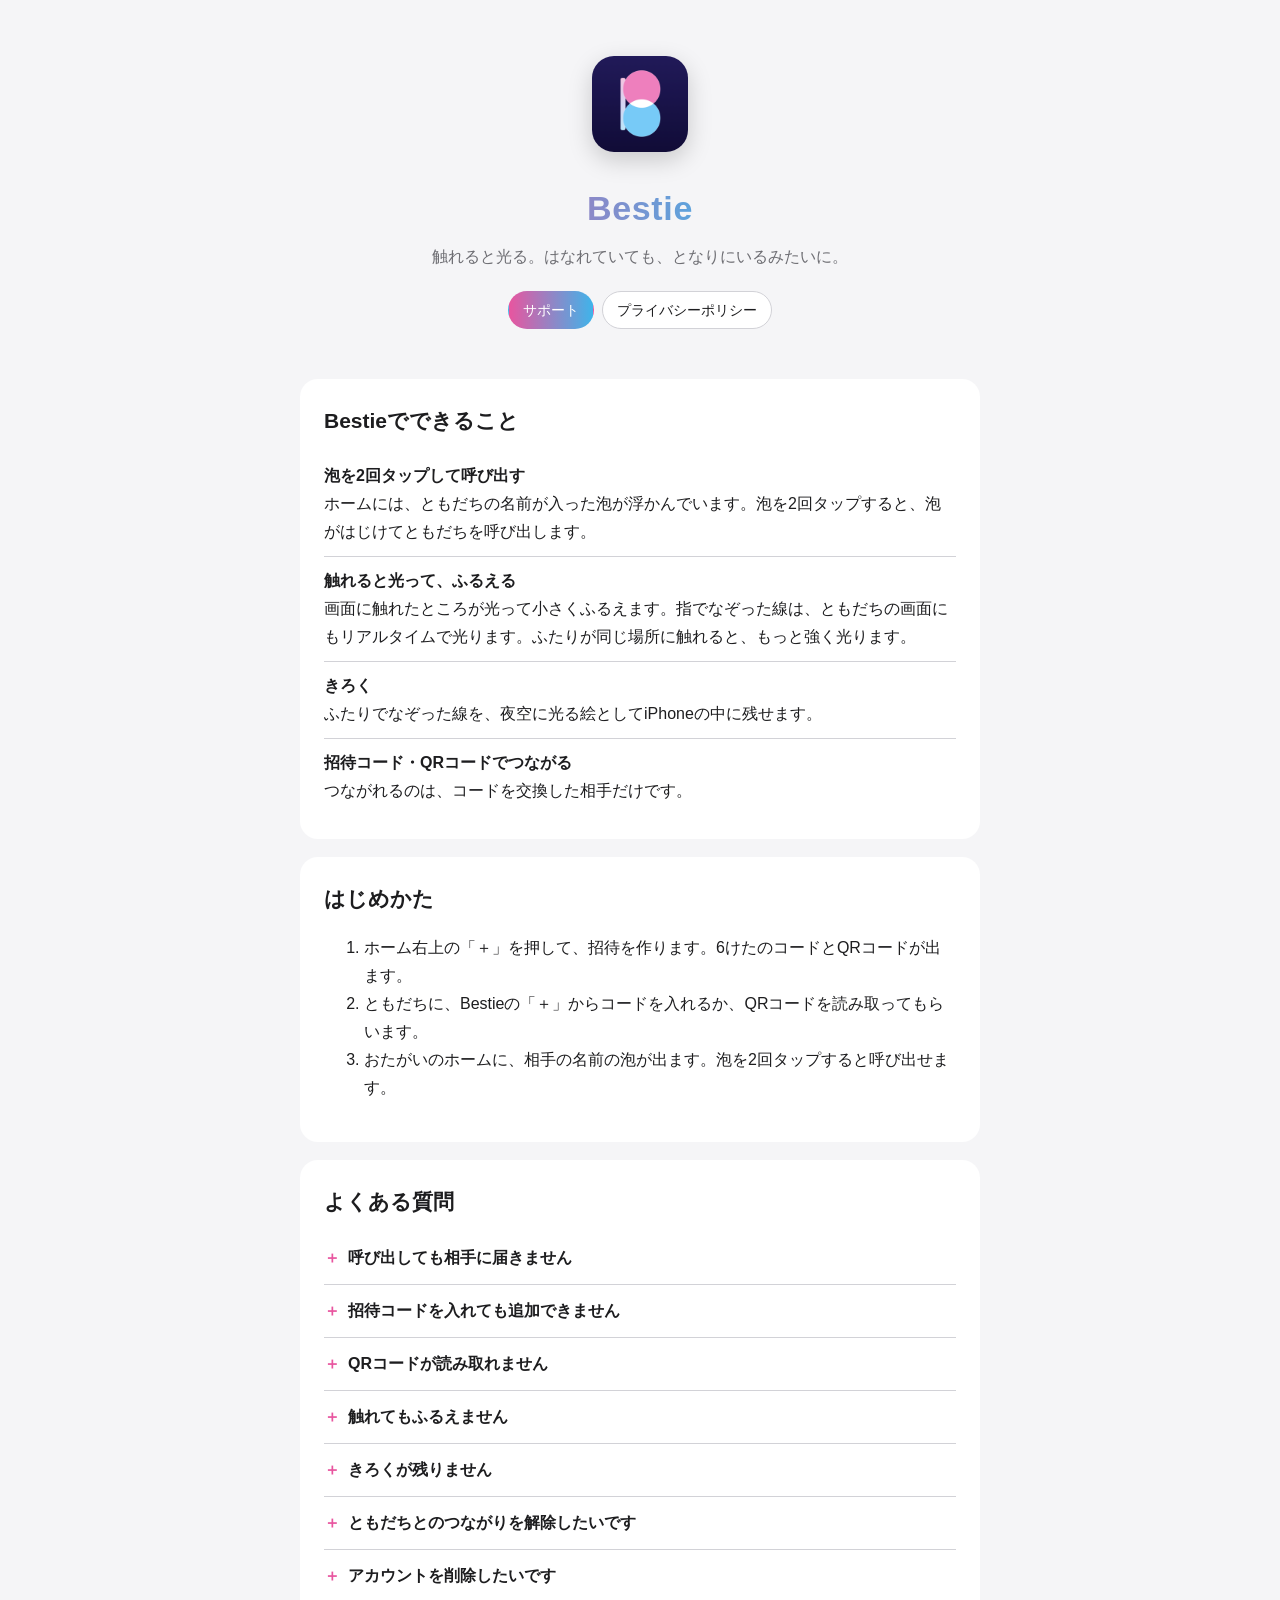
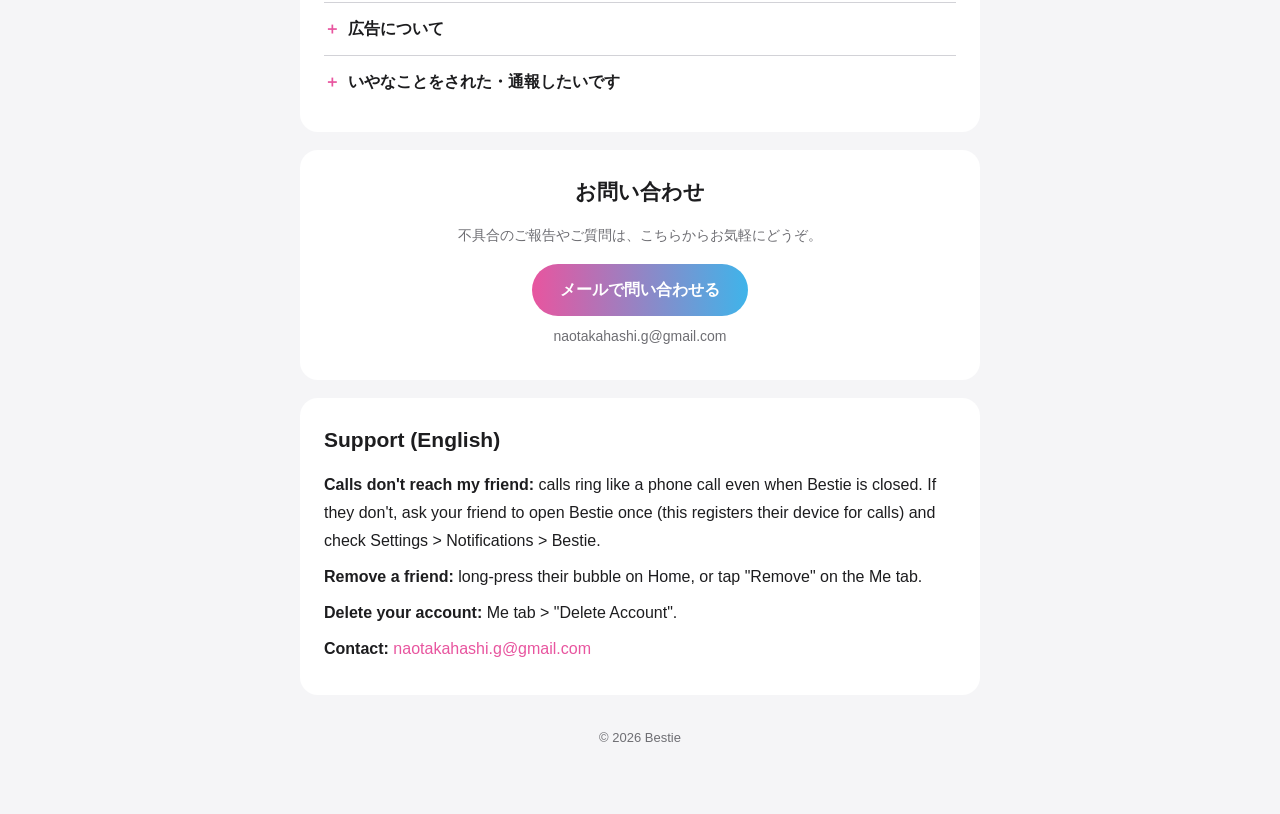
<file: index.html>
<!doctype html>
<html lang="ja">
<head>
<meta charset="utf-8">
<meta name="viewport" content="width=device-width, initial-scale=1">
<title>Bestie サポート</title>
<meta name="description" content="Bestie（ベスティー）のサポートページ。使い方、よくある質問、お問い合わせ。">
<link rel="icon" href="icon.png">
<link rel="apple-touch-icon" href="icon.png">
<link rel="stylesheet" href="style.css">
</head>
<body>
<div class="wrap">
  <header class="hero">
    <img src="icon.png" alt="Bestieのアイコン">
    <h1>Bestie</h1>
    <p>触れると光る。はなれていても、となりにいるみたいに。</p>
    <nav class="tabs">
      <a class="on" href="./">サポート</a>
      <a href="privacy.html">プライバシーポリシー</a>
    </nav>
  </header>

  <section class="card">
    <h2>Bestieでできること</h2>
    <ul class="features">
      <li><b>泡を2回タップして呼び出す</b>ホームには、ともだちの名前が入った泡が浮かんでいます。泡を2回タップすると、泡がはじけてともだちを呼び出します。</li>
      <li><b>触れると光って、ふるえる</b>画面に触れたところが光って小さくふるえます。指でなぞった線は、ともだちの画面にもリアルタイムで光ります。ふたりが同じ場所に触れると、もっと強く光ります。</li>
      <li><b>きろく</b>ふたりでなぞった線を、夜空に光る絵としてiPhoneの中に残せます。</li>
      <li><b>招待コード・QRコードでつながる</b>つながれるのは、コードを交換した相手だけです。</li>
    </ul>
  </section>

  <section class="card">
    <h2>はじめかた</h2>
    <ol>
      <li>ホーム右上の「＋」を押して、招待を作ります。6けたのコードとQRコードが出ます。</li>
      <li>ともだちに、Bestieの「＋」からコードを入れるか、QRコードを読み取ってもらいます。</li>
      <li>おたがいのホームに、相手の名前の泡が出ます。泡を2回タップすると呼び出せます。</li>
    </ol>
  </section>

  <section class="card">
    <h2>よくある質問</h2>

    <details>
      <summary>呼び出しても相手に届きません</summary>
      <p>相手がBestieを閉じていても、電話のように着信が届きます。届かないときは、相手のiPhoneで一度Bestieを開いてもらってください（開いたときに着信の宛先が登録されます）。iPhoneの「設定」→「通知」→「Bestie」で通知がオンになっているかも確認してください。</p>
    </details>

    <details>
      <summary>招待コードを入れても追加できません</summary>
      <p>コードは6けたの数字です。すでにつながっている相手のコードを入れると「この人はもう追加されています。」と表示されます。うまくいかないときは、招待した人に新しい招待を作ってもらってください。</p>
    </details>

    <details>
      <summary>QRコードが読み取れません</summary>
      <p>iPhoneの「設定」→「Bestie」で、カメラがオンになっているか確認してください。iPhoneのカメラアプリでQRコードを読み取っても参加できます。</p>
    </details>

    <details>
      <summary>触れてもふるえません</summary>
      <p>iPhoneの「設定」→「サウンドと触覚」で、「システムの触覚」がオンになっているか確認してください。低電力モードのときは、ふるえが弱くなることがあります。</p>
    </details>

    <details>
      <summary>きろくが残りません</summary>
      <p>触れ合う画面の右上の「きろく」がオンのときだけ残ります。線をなぞらなかったときは残りません。きろくはiPhoneの中だけに保存されるので、アプリを削除すると消えます。</p>
    </details>

    <details>
      <summary>ともだちとのつながりを解除したいです</summary>
      <p>ホームの泡を長押しするか、「じぶん」タブのともだち一覧の「解除」から解除できます。解除すると、おたがいに呼び出せなくなります。</p>
    </details>

    <details>
      <summary>アカウントを削除したいです</summary>
      <p>「じぶん」タブの「アカウントを削除」から、アカウントと、ともだちとのつながり・名前・サーバー上のデータ・きろくを、いつでもすべて削除できます。元に戻すことはできません。</p>
    </details>

    <details>
      <summary>広告について</summary>
      <p>Bestieは無料で使えるよう、Google AdMobの広告を表示しています。ホーム右上の「広告」と書かれた泡と、「きろく」「じぶん」タブの枠が広告です。</p>
    </details>

    <details>
      <summary>いやなことをされた・通報したいです</summary>
      <p>相手とのつながりを解除すると、その人からは呼び出せなくなります。そのうえで、下のお問い合わせから内容をお知らせください。</p>
    </details>
  </section>

  <section class="card contact">
    <h2>お問い合わせ</h2>
    <p class="sub">不具合のご報告やご質問は、こちらからお気軽にどうぞ。</p>
    <a class="button" href="mailto:naotakahashi.g@gmail.com?subject=Bestie%E3%81%AB%E3%81%A4%E3%81%84%E3%81%A6">メールで問い合わせる</a>
    <p class="sub">naotakahashi.g@gmail.com</p>
  </section>

  <section class="card">
    <h2>Support (English)</h2>
    <p><b>Calls don't reach my friend:</b> calls ring like a phone call even when Bestie is closed. If they don't, ask your friend to open Bestie once (this registers their device for calls) and check Settings &gt; Notifications &gt; Bestie.</p>
    <p><b>Remove a friend:</b> long-press their bubble on Home, or tap "Remove" on the Me tab.</p>
    <p><b>Delete your account:</b> Me tab &gt; "Delete Account".</p>
    <p><b>Contact:</b> <a href="mailto:naotakahashi.g@gmail.com?subject=Bestie">naotakahashi.g@gmail.com</a></p>
  </section>

  <footer>© 2026 Bestie</footer>
</div>
</body>
</html>
</file>
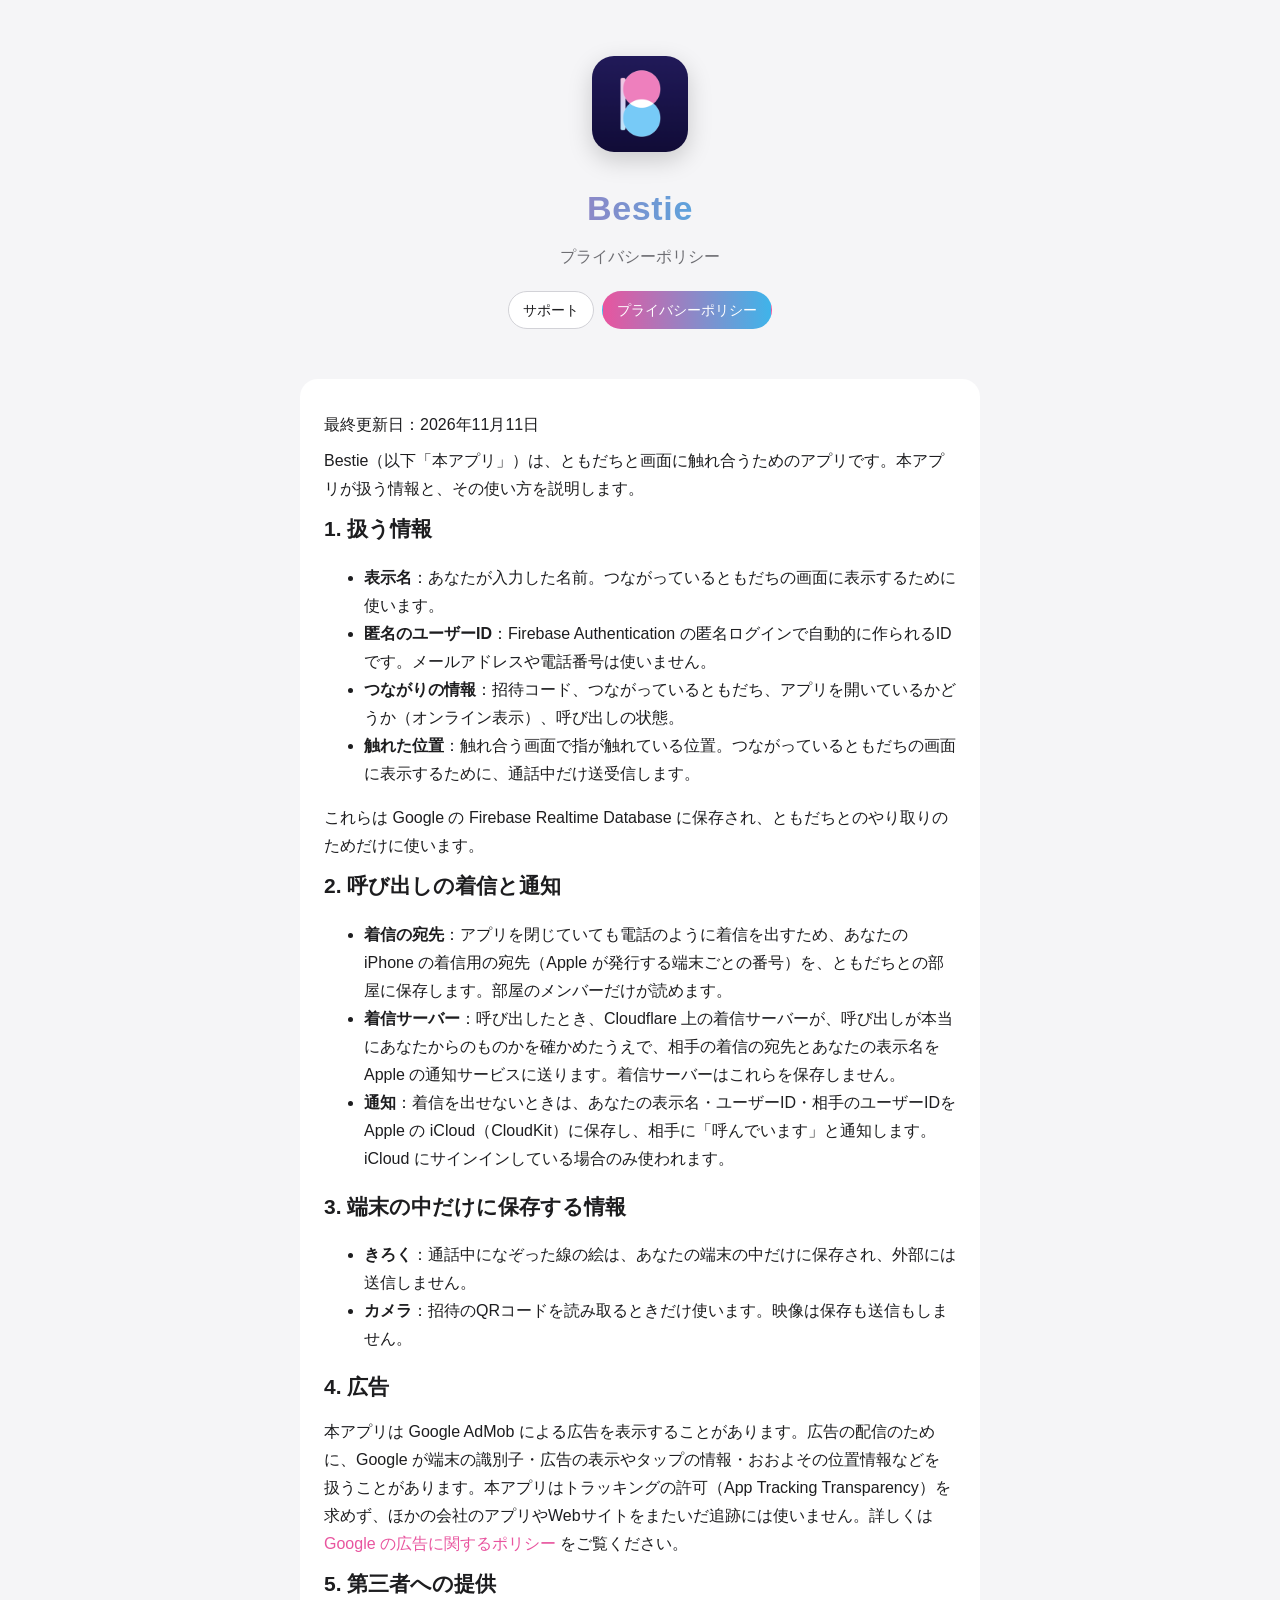
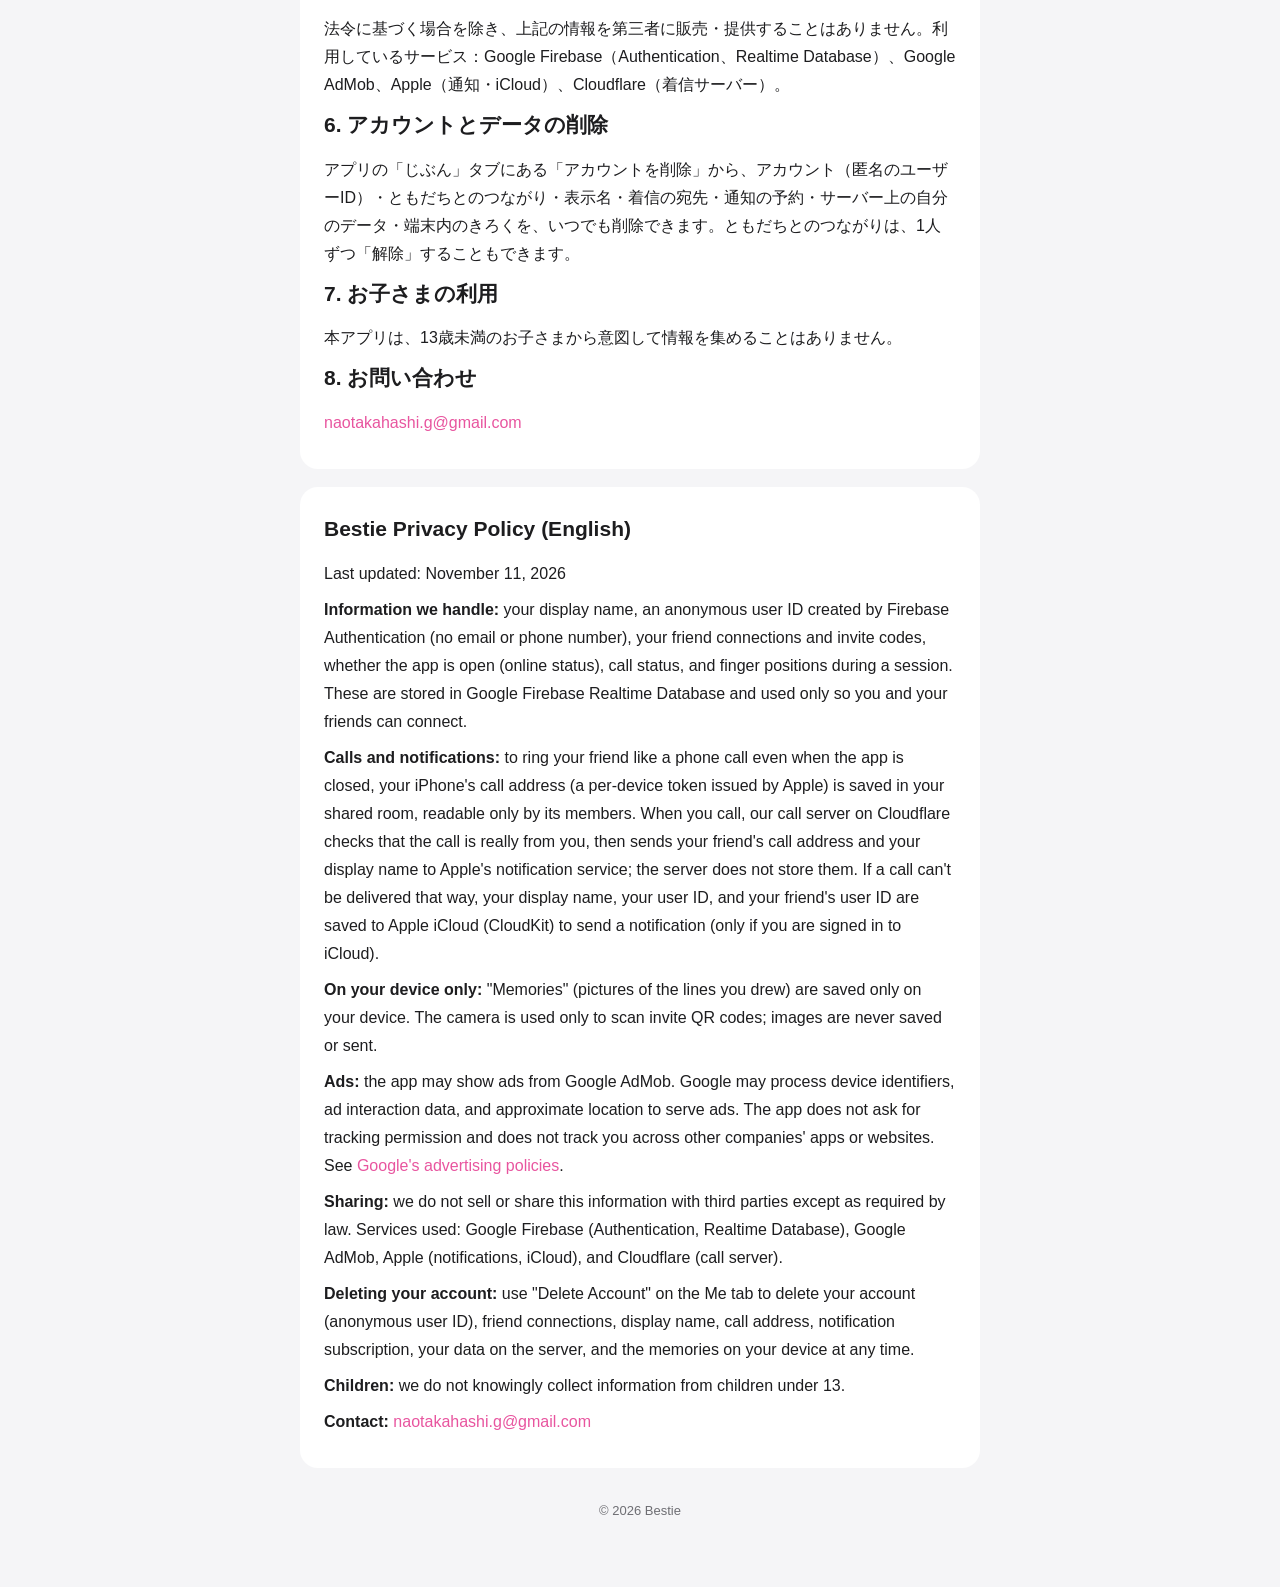
<file: privacy.html>
<!doctype html>
<html lang="ja">
<head>
<meta charset="utf-8">
<meta name="viewport" content="width=device-width, initial-scale=1">
<title>Bestie プライバシーポリシー</title>
<meta name="description" content="Bestie（ベスティー）のプライバシーポリシー。">
<link rel="icon" href="icon.png">
<link rel="apple-touch-icon" href="icon.png">
<link rel="stylesheet" href="style.css">
</head>
<body>
<div class="wrap">
  <header class="hero">
    <img src="icon.png" alt="Bestieのアイコン">
    <h1>Bestie</h1>
    <p>プライバシーポリシー</p>
    <nav class="tabs">
      <a href="./">サポート</a>
      <a class="on" href="privacy.html">プライバシーポリシー</a>
    </nav>
  </header>

  <section class="card">
<p>最終更新日：2026年11月11日</p>
<p>Bestie（以下「本アプリ」）は、ともだちと画面に触れ合うためのアプリです。本アプリが扱う情報と、その使い方を説明します。</p>

<h2>1. 扱う情報</h2>
<ul>
  <li><b>表示名</b>：あなたが入力した名前。つながっているともだちの画面に表示するために使います。</li>
  <li><b>匿名のユーザーID</b>：Firebase Authentication の匿名ログインで自動的に作られるIDです。メールアドレスや電話番号は使いません。</li>
  <li><b>つながりの情報</b>：招待コード、つながっているともだち、アプリを開いているかどうか（オンライン表示）、呼び出しの状態。</li>
  <li><b>触れた位置</b>：触れ合う画面で指が触れている位置。つながっているともだちの画面に表示するために、通話中だけ送受信します。</li>
</ul>
<p>これらは Google の Firebase Realtime Database に保存され、ともだちとのやり取りのためだけに使います。</p>

<h2>2. 呼び出しの着信と通知</h2>
<ul>
  <li><b>着信の宛先</b>：アプリを閉じていても電話のように着信を出すため、あなたの iPhone の着信用の宛先（Apple が発行する端末ごとの番号）を、ともだちとの部屋に保存します。部屋のメンバーだけが読めます。</li>
  <li><b>着信サーバー</b>：呼び出したとき、Cloudflare 上の着信サーバーが、呼び出しが本当にあなたからのものかを確かめたうえで、相手の着信の宛先とあなたの表示名を Apple の通知サービスに送ります。着信サーバーはこれらを保存しません。</li>
  <li><b>通知</b>：着信を出せないときは、あなたの表示名・ユーザーID・相手のユーザーIDを Apple の iCloud（CloudKit）に保存し、相手に「呼んでいます」と通知します。iCloud にサインインしている場合のみ使われます。</li>
</ul>

<h2>3. 端末の中だけに保存する情報</h2>
<ul>
  <li><b>きろく</b>：通話中になぞった線の絵は、あなたの端末の中だけに保存され、外部には送信しません。</li>
  <li><b>カメラ</b>：招待のQRコードを読み取るときだけ使います。映像は保存も送信もしません。</li>
</ul>

<h2>4. 広告</h2>
<p>本アプリは Google AdMob による広告を表示することがあります。広告の配信のために、Google が端末の識別子・広告の表示やタップの情報・おおよその位置情報などを扱うことがあります。本アプリはトラッキングの許可（App Tracking Transparency）を求めず、ほかの会社のアプリやWebサイトをまたいだ追跡には使いません。詳しくは <a href="https://policies.google.com/technologies/ads?hl=ja">Google の広告に関するポリシー</a> をご覧ください。</p>

<h2>5. 第三者への提供</h2>
<p>法令に基づく場合を除き、上記の情報を第三者に販売・提供することはありません。利用しているサービス：Google Firebase（Authentication、Realtime Database）、Google AdMob、Apple（通知・iCloud）、Cloudflare（着信サーバー）。</p>

<h2>6. アカウントとデータの削除</h2>
<p>アプリの「じぶん」タブにある「アカウントを削除」から、アカウント（匿名のユーザーID）・ともだちとのつながり・表示名・着信の宛先・通知の予約・サーバー上の自分のデータ・端末内のきろくを、いつでも削除できます。ともだちとのつながりは、1人ずつ「解除」することもできます。</p>

<h2>7. お子さまの利用</h2>
<p>本アプリは、13歳未満のお子さまから意図して情報を集めることはありません。</p>

<h2>8. お問い合わせ</h2>
<p><a href="mailto:naotakahashi.g@gmail.com?subject=Bestie">naotakahashi.g@gmail.com</a></p>
  </section>

  <section class="card">
<h2>Bestie Privacy Policy (English)</h2>
<p>Last updated: November 11, 2026</p>
<p><b>Information we handle:</b> your display name, an anonymous user ID created by Firebase Authentication (no email or phone number), your friend connections and invite codes, whether the app is open (online status), call status, and finger positions during a session. These are stored in Google Firebase Realtime Database and used only so you and your friends can connect.</p>
<p><b>Calls and notifications:</b> to ring your friend like a phone call even when the app is closed, your iPhone's call address (a per-device token issued by Apple) is saved in your shared room, readable only by its members. When you call, our call server on Cloudflare checks that the call is really from you, then sends your friend's call address and your display name to Apple's notification service; the server does not store them. If a call can't be delivered that way, your display name, your user ID, and your friend's user ID are saved to Apple iCloud (CloudKit) to send a notification (only if you are signed in to iCloud).</p>
<p><b>On your device only:</b> "Memories" (pictures of the lines you drew) are saved only on your device. The camera is used only to scan invite QR codes; images are never saved or sent.</p>
<p><b>Ads:</b> the app may show ads from Google AdMob. Google may process device identifiers, ad interaction data, and approximate location to serve ads. The app does not ask for tracking permission and does not track you across other companies' apps or websites. See <a href="https://policies.google.com/technologies/ads">Google's advertising policies</a>.</p>
<p><b>Sharing:</b> we do not sell or share this information with third parties except as required by law. Services used: Google Firebase (Authentication, Realtime Database), Google AdMob, Apple (notifications, iCloud), and Cloudflare (call server).</p>
<p><b>Deleting your account:</b> use "Delete Account" on the Me tab to delete your account (anonymous user ID), friend connections, display name, call address, notification subscription, your data on the server, and the memories on your device at any time.</p>
<p><b>Children:</b> we do not knowingly collect information from children under 13.</p>
<p><b>Contact:</b> <a href="mailto:naotakahashi.g@gmail.com?subject=Bestie">naotakahashi.g@gmail.com</a></p>
  </section>

  <footer>© 2026 Bestie</footer>
</div>
</body>
</html>
</file>
<file: style.css>
:root {
  --bg: #f5f5f7;
  --card: #ffffff;
  --text: #1d1d1f;
  --sub: #6e6e73;
  --line: #d2d2d7;
  --accent: #e8559f;
  --accent2: #3fb4ea;
}
@media (prefers-color-scheme: dark) {
  :root {
    --bg: #000000;
    --card: #1c1c1e;
    --text: #f5f5f7;
    --sub: #98989d;
    --line: #38383a;
    --accent: #ff7ab8;
    --accent2: #5cc8f5;
  }
}
* { box-sizing: border-box; }
html { -webkit-text-size-adjust: 100%; }
body {
  margin: 0;
  background: var(--bg);
  color: var(--text);
  font-family: -apple-system, BlinkMacSystemFont, "Hiragino Sans", "Hiragino Kaku Gothic ProN", "Noto Sans JP", sans-serif;
  line-height: 1.75;
}
a { color: var(--accent); text-decoration: none; }
a:hover { text-decoration: underline; }
.wrap { max-width: 720px; margin: 0 auto; padding: 0 20px 64px; }
header.hero { text-align: center; padding: 56px 0 32px; }
.hero img { width: 96px; height: 96px; border-radius: 22px; box-shadow: 0 8px 24px rgba(0,0,0,.18); }
.hero h1 { font-size: 34px; margin: 18px 0 4px; letter-spacing: .02em; }
.hero p { color: var(--sub); margin: 0; }
nav.tabs { display: flex; gap: 8px; justify-content: center; margin-top: 20px; flex-wrap: wrap; }
nav.tabs a {
  padding: 6px 14px; border-radius: 999px; background: var(--card);
  border: 1px solid var(--line); color: var(--text); font-size: 14px;
}
nav.tabs a.on { background: var(--accent); border-color: var(--accent); color: #fff; }
section.card { background: var(--card); border-radius: 18px; padding: 24px; margin-top: 18px; }
h2 { font-size: 21px; margin: 0 0 12px; }
h3 { font-size: 16px; margin: 20px 0 4px; }
p { margin: 8px 0; }
.sub { color: var(--sub); font-size: 14px; }
ul.features { list-style: none; padding: 0; margin: 0; }
ul.features li { padding: 10px 0; border-top: 1px solid var(--line); }
ul.features li:first-child { border-top: none; }
ul.features b { display: block; }
details { border-top: 1px solid var(--line); padding: 12px 0; }
details:first-of-type { border-top: none; }
summary { cursor: pointer; font-weight: 600; list-style: none; }
summary::-webkit-details-marker { display: none; }
summary::before { content: "＋"; color: var(--accent); margin-right: 8px; }
details[open] summary::before { content: "－"; }
details p { color: var(--sub); }
.contact { text-align: center; }
.contact a.button {
  display: inline-block; margin-top: 8px; padding: 12px 28px; border-radius: 999px;
  background: var(--accent); color: #fff; font-weight: 600;
}
footer { text-align: center; color: var(--sub); font-size: 13px; margin-top: 32px; }
table { width: 100%; border-collapse: collapse; font-size: 15px; }
th, td { text-align: left; vertical-align: top; padding: 10px 8px; border-top: 1px solid var(--line); }
th { width: 34%; font-weight: 600; }
/* Bestie：ロゴと同じピンク→水色 */
.hero h1 { background: linear-gradient(90deg, var(--accent) 0%, var(--accent) 12%, var(--accent2) 68%); -webkit-background-clip: text; background-clip: text; color: transparent; font-family: Futura, "Futura PT", "Hiragino Sans", sans-serif; font-weight: 700; }
nav.tabs a.on, .contact a.button { background: linear-gradient(90deg, var(--accent), var(--accent2)); border-color: transparent; }
</file>
